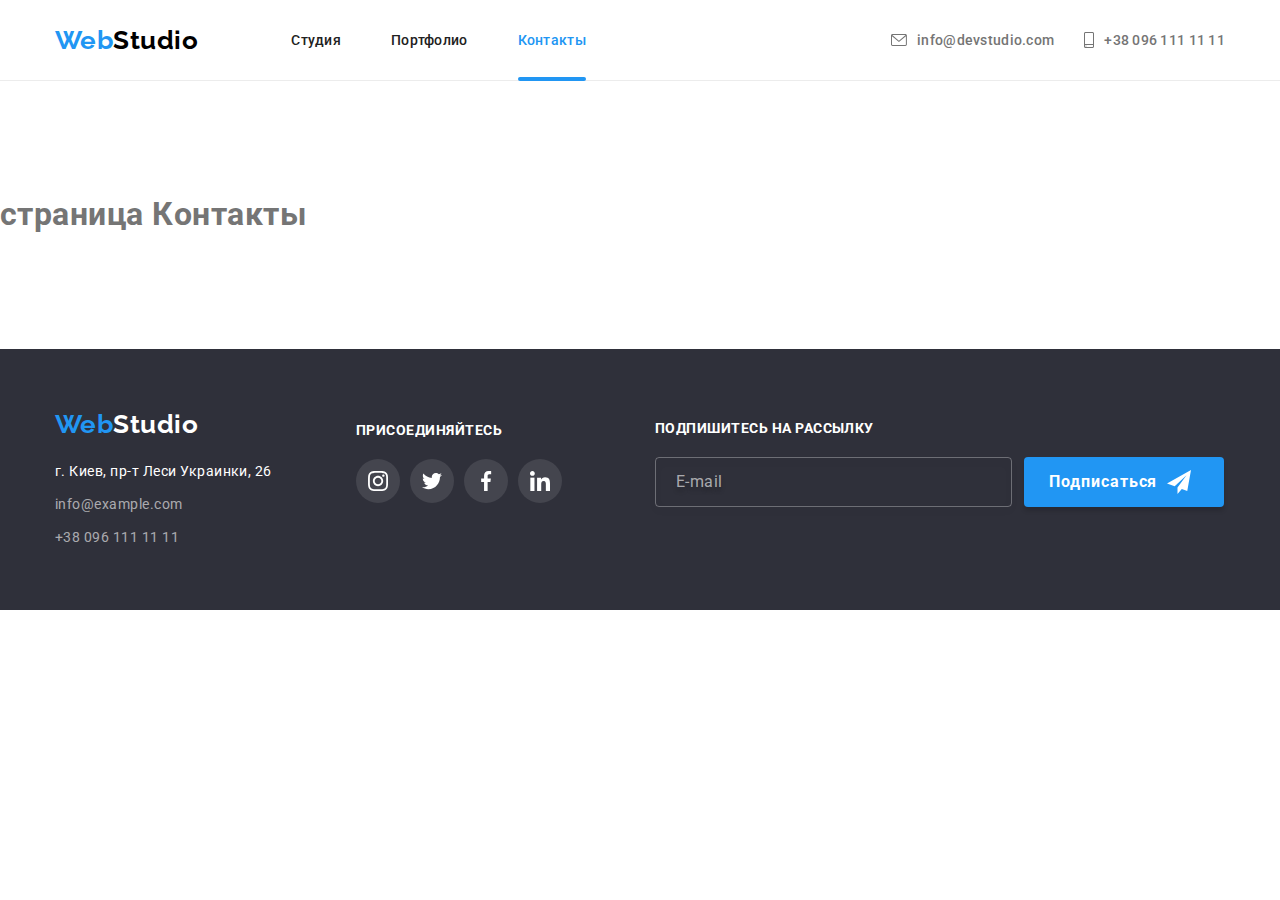
<file: contacts.html>
<!DOCTYPE html>
<html lang="en">
<head>
    <meta charset="UTF-8">
    <meta name="viewport" content="width=device-width, initial-scale=1.0">
    <title>WebStudio</title>
    <link rel="preconnect" href="https://fonts.gstatic.com">
    <link href="https://fonts.googleapis.com/css2?family=Raleway:wght@700&family=Roboto:wght@400;500;700;900&display=swap"
        rel="stylesheet">
    <link rel="stylesheet" href="https://cdnjs.cloudflare.com/ajax/libs/modern-normalize/1.0.0/modern-normalize.min.css">
    <link rel="stylesheet" href="./css/main.min.css">
</head>
<body>
    <!-- Шапка страницы -->
    <header class="header">
        <!-- Главная навигация -->
        <div class="container">
            <nav class="navigation">
                <!-- Логотип, всегда ссылка -->
                <a href="./index.html" aria-label="логотип сайта" class="logo"><span
                        class="logo-accent">Web</span>Studio</a>
                <button type="button" class="menu-btn" aria-controls="menu-container" aria-expanded="false"
                    data-menu-button>
                    <svg width="40" height="40" aria-label="Переключатель мобильного меню">
                        <use class="icon-cross" href="./images/svg/sprite.svg#icon-cross"></use>
                        <use class="icon-menu" href="./images/svg/sprite.svg#icon-menu"></use>
                    </svg>
                </button>
                <div class="menu-container" id="menu-container" data-menu>
                    <ul class="site-nav list">
                        <li class="item">
                            <a href="./index.html" class="link">Студия</a>
                        </li>
                        <li class="item">
                            <a href="./portfolio.html" class="link">Портфолио</a>
                        </li>
                        <li class="item">
                            <a href="./contacts.html" class="link current">Контакты</a>
                        </li>
                    </ul>
                    <address>
                        <ul class="contacts-nav list">
                            <li class="item">
                                <a href="mailto:info@devstudio.com" class="link link-contact">
                                    <svg class="mail-icon">
                                        <use href="./images/svg/sprite.svg#icon-envelope"></use>
                                    </svg>info@devstudio.com</a>
                            </li>
                            <li class="item">
                                <a href="tel:+380961111111" class="link link-contact">
                                    <svg class="tel-icon">
                                        <use href="./images/svg/sprite.svg#icon-smartphone"></use>
                                    </svg>+38 096 111 11 11</a>
                            </li>
                        </ul>
                    </address>
                </div>
            </nav>
        </div>
    </header>
    <main>
        <section>
            <h1>страница Контакты</h1>
        </section>
    </main>
    <!-- Подвал -->
    <footer class="footer">
        <!-- Логотип, всегда ссылка -->
        <div class="container">
            <div class="thumb">
                <div class="address">
                    <a href="./index.html" aria-label="логотип сайта" class="logo inverse"><span
                            class="logo-accent">Web</span>Studio</a>
                    <!-- Контакты -->
                    <address>
                        <ul class="list">
                            <li class="item"><a href="https://goo.gl/maps/KZqqGX3hnb8J8rTS9" class="link" target="_blank"
                                    rel="noreferrer noopener">г.
                                    Киев, пр-т Леси Украинки, 26</a></li>
                            <li class="item"><a href="mailto:info@example.com" class="link">info@example.com</a></li>
                            <li class="item"><a href="tel:+380961111111" class="link">+38 096 111 11 11</a></li>
                        </ul>
                    </address>
                </div>
                <div class="social-media">
                    <b>присоединяйтесь</b>
                    <ul class="list social-list">
                        <li class="social-item">
                            <a class="link" href="">
                                <svg class="social-icon">
                                    <use href="./images/svg/sprite.svg#icon-instagram"></use>
                                </svg>
                            </a>
                        </li>
                        <li class="social-item">
                            <a class="link" href="">
                                <svg class="social-icon">
                                    <use href="./images/svg/sprite.svg#icon-twitter"></use>
                                </svg>
                            </a>
                        </li>
                        <li class="social-item">
                            <a class="link" href="">
                                <svg class="social-icon">
                                    <use href="./images/svg/sprite.svg#icon-facebook"></use>
                                </svg>
                            </a>
                        </li>
                        <li class="social-item">
                            <a class="link" href="">
                                <svg class="social-icon">
                                    <use href="./images/svg/sprite.svg#icon-linkedin"></use>
                                </svg>
                            </a>
                        </li>
                    </ul>
                </div>
            </div>
            <div class="subscription">
                <b>Подпишитесь на рассылку</b>
                <form class="subscription-form">
                    <input type="email" name="mail-subscription" id="mail-subscription" placeholder=" "
                        class="subscription-input">
                    <label for="mail-subscription" class="subscription-label">E-mail</label>
                    <button type="submit" class="button">Подписаться<svg class="subscription-icon">
                            <use href="./images/svg/sprite.svg#icon-send"></use>
                        </svg>
                    </button>
                </form>
            </div>
        </div>
    </footer>
    <script src="./js/menu.js"></script>
</body>
</html>
</file>
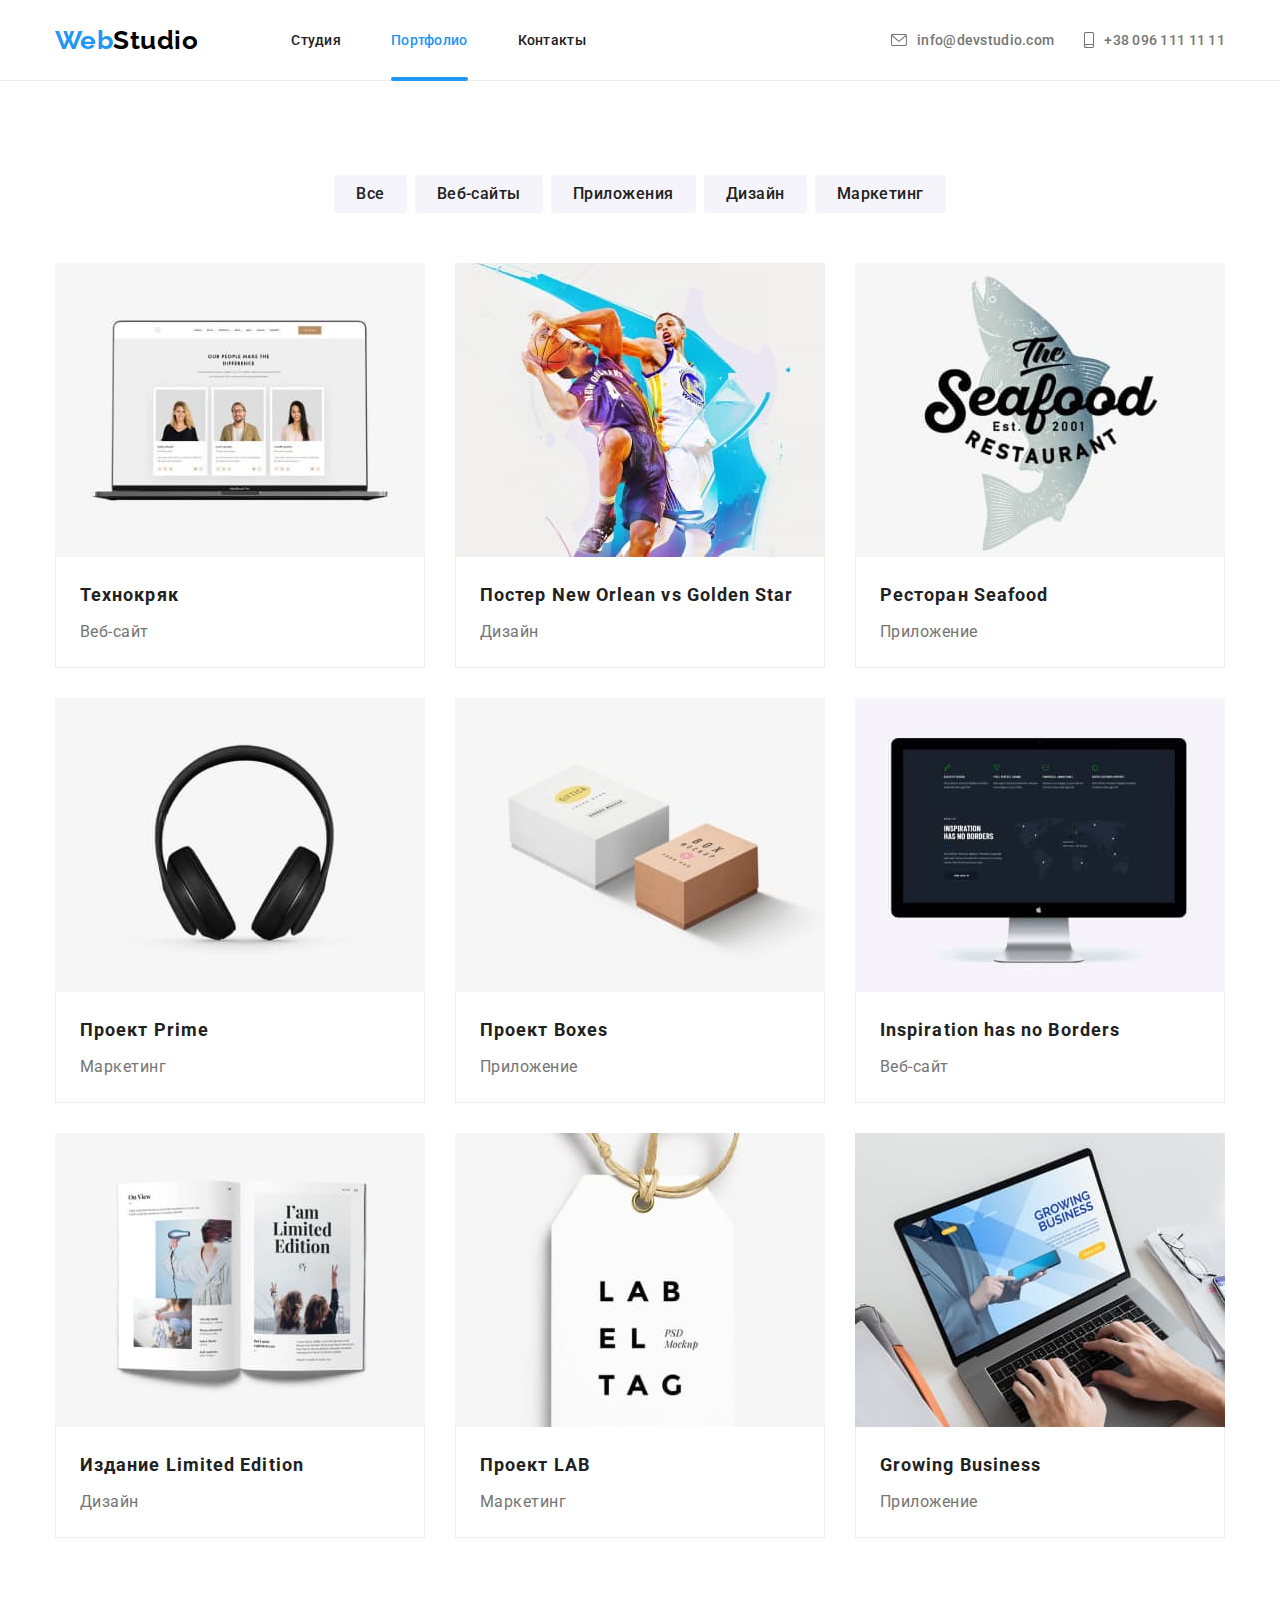
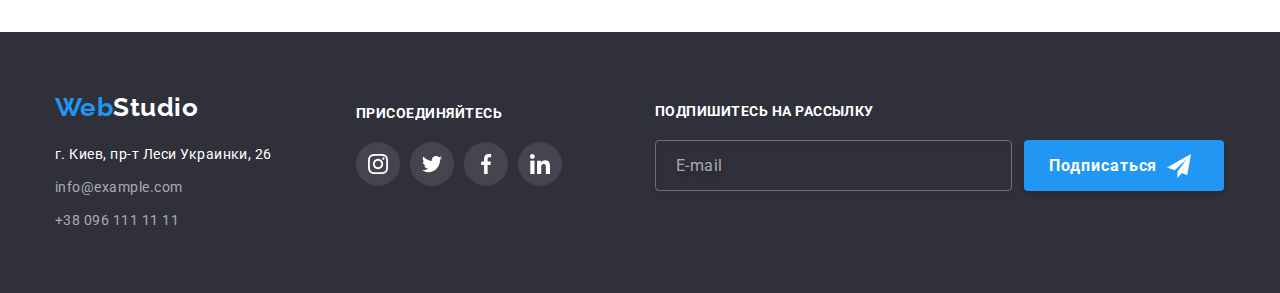
<file: portfolio.html>
<!-- Портфолио -->
<!DOCTYPE html>
<html lang="en">
<head>
    <meta charset="UTF-8">
    <meta name="viewport" content="width=device-width, initial-scale=1.0">
    <title>WebStudio</title>
    <link rel="preconnect" href="https://fonts.gstatic.com">
    <link href="https://fonts.googleapis.com/css2?family=Raleway:wght@700&family=Roboto:wght@400;500;700;900&display=swap"
        rel="stylesheet">
    <link rel="stylesheet" href="https://cdnjs.cloudflare.com/ajax/libs/modern-normalize/1.0.0/modern-normalize.min.css">
    <link rel="stylesheet" href="./css/main.min.css">
</head>
<body>
    <!-- Шапка страницы -->
    <header class="header">
        <!-- Главная навигация -->
        <div class="container">
            <nav class="navigation">
                <!-- Логотип, всегда ссылка -->
                <a href="./index.html" aria-label="логотип сайта" class="logo"><span
                        class="logo-accent">Web</span>Studio</a>
                <button type="button" class="menu-btn" aria-controls="menu-container" aria-expanded="false"
                    data-menu-button>
                    <svg width="40" height="40" aria-label="Переключатель мобильного меню">
                        <use class="icon-cross" href="./images/svg/sprite.svg#icon-cross"></use>
                        <use class="icon-menu" href="./images/svg/sprite.svg#icon-menu"></use>
                    </svg>
                </button>
                <div class="menu-container" id="menu-container" data-menu>
                    <ul class="site-nav list">
                        <li class="item">
                            <a href="./index.html" class="link">Студия</a>
                        </li>
                        <li class="item">
                            <a href="./portfolio.html" class="link current">Портфолио</a>
                        </li>
                        <li class="item">
                            <a href="./contacts.html" class="link">Контакты</a>
                        </li>
                    </ul>
                    <address>
                        <ul class="contacts-nav list">
                            <li class="item">
                                <a href="mailto:info@devstudio.com" class="link link-contact">
                                    <svg class="mail-icon">
                                        <use href="./images/svg/sprite.svg#icon-envelope"></use>
                                    </svg>info@devstudio.com</a>
                            </li>
                            <li class="item">
                                <a href="tel:+380961111111" class="link link-contact">
                                    <svg class="tel-icon">
                                        <use href="./images/svg/sprite.svg#icon-smartphone"></use>
                                    </svg>+38 096 111 11 11</a>
                            </li>
                        </ul>
                    </address>
                </div>
            </nav>
        </div>
    </header>
<main class="main">
    <section>
        <div class="container">
            <h1 class="visually-hidden">страница Портфолио</h1>
            <ul class="list list-buttons">
                <li class="item"><button type="button" class="buttons">Все</button></li>
                <li class="item"><button type="button" class="buttons">Веб-сайты</button></li>
                <li class="item"><button type="button" class="buttons">Приложения</button></li>
                <li class="item"><button type="button" class="buttons">Дизайн</button></li>
                <li class="item"><button type="button" class="buttons">Маркетинг</button></li>
            </ul>
            <ul class="list portfolio-list">
                <li class="card">
                        <a class="card-link" href="">
                            <div class="overlay">
                                <picture>
                                    <source srcset="images/portfolio/desktop/img-01-1200.jpg 1x, images/portfolio/desktop/img-01-1200@2x.jpg 2x"
                                    media="(min-width: 1200px)"/>
                                    <source srcset="images/portfolio/tablet/img-01-768.jpg 1x, images/portfolio/tablet/img-01-768@2x.jpg 2x"
                                    media="(min-width: 768px)"/>
                                    <source srcset="images/portfolio/mobile/img-01-480.jpg 1x, images/portfolio/mobile/img-01-480@2x.jpg 2x"
                                    media="(max-width: 767px)"/>
                                    <img class="image" src="images/portfolio/img-01.jpg" alt="открытый ноутбук">
                                </picture>
                                <p class="overlay-content">Технокряк это современная площадка распространения коронавируса. Компании используют эту платформу для цифрового шпионажа и атак на защищённые сервера конкурентов.
                                </p>
                            </div>
                            <div class="card-content">
                                <h2 class="portfolio-list-title">Технокряк</h2>
                                <p class="portfolio-list-item">Веб-сайт</p>
                            </div>     
                        </a>
                    </li>
                    <li class="card">
                        <a class="card-link" href="">
                            <div class="overlay">
                                <picture>
                                    <source srcset="images/portfolio/desktop/img-02-1200.jpg 1x, images/portfolio/desktop/img-02-1200@2x.jpg 2x"
                                        media="(min-width: 1200px)"/>
                                    <source srcset="images/portfolio/tablet/img-02-768.jpg 1x, images/portfolio/tablet/img-02-768@2x.jpg 2x"
                                        media="(min-width: 768px)"/>
                                    <source srcset="images/portfolio/mobile/img-02-480.jpg 1x, images/portfolio/mobile/img-02-480@2x.jpg 2x"
                                        media="(max-width: 767px)"/>
                                    <img class="image" src="images/portfolio/img-02.jpg" alt="два баскетболиста и мяч">
                                </picture>
                                <p class="overlay-content">Технокряк это современная площадка распространения коронавируса. Компании используют эту
                                платформу для цифрового шпионажа и атак на защищённые сервера конкурентов.
                                </p>
                            </div>
                            <div class="card-content">
                                <h2 class="portfolio-list-title">Постер <span lang="en">New Orlean vs Golden Star</span></h2>
                                <p class="portfolio-list-item">Дизайн</p>
                            </div>
                        </a>
                    </li>
                    <li class="card">
                        <a class="card-link" href="">
                            <div class="overlay">
                                <picture>
                                    <source srcset="images/portfolio/desktop/img-03-1200.jpg 1x, images/portfolio/desktop/img-03-1200@2x.jpg 2x"
                                        media="(min-width: 1200px)" />
                                    <source srcset="images/portfolio/tablet/img-03-768.jpg 1x, images/portfolio/tablet/img-03-768@2x.jpg 2x"
                                        media="(min-width: 768px)" />
                                    <source srcset="images/portfolio/mobile/img-03-480.jpg 1x, images/portfolio/mobile/img-03-480@2x.jpg 2x"
                                        media="(max-width: 767px)" />
                                    <img class="image" src="images/portfolio/img-03.jpg" alt="рыба логотип ресторана">
                                </picture>
                                <p class="overlay-content">Технокряк это современная площадка распространения коронавируса. Компании используют эту
                                платформу для цифрового шпионажа и атак на защищённые сервера конкурентов.
                                </p>
                            </div>
                            <div class="card-content">
                                <h2 class="portfolio-list-title">Ресторан <span lang="en">Seafood</span></h2>
                                <p class="portfolio-list-item">Приложение</p>
                            </div>
                        </a>
                    </li>
                    <li class="card">
                        <a class="card-link" href="">
                            <div class="overlay">
                                <picture>
                                    <source srcset="images/portfolio/desktop/img-04-1200.jpg 1x, images/portfolio/desktop/img-04-1200@2x.jpg 2x"
                                        media="(min-width: 1200px)" />
                                    <source srcset="images/portfolio/tablet/img-04-768.jpg 1x, images/portfolio/tablet/img-04-768@2x.jpg 2x"
                                        media="(min-width: 768px)" />
                                    <source srcset="images/portfolio/mobile/img-04-480.jpg 1x, images/portfolio/mobile/img-04-480@2x.jpg 2x"
                                        media="(max-width: 767px)" />
                                    <img class="image" src="images/portfolio/img-04.jpg" alt="наушники">
                                </picture>
                                <p class="overlay-content">Технокряк это современная площадка распространения коронавируса. Компании используют эту
                                платформу для цифрового шпионажа и атак на защищённые сервера конкурентов.
                                </p>
                            </div>
                            <div class="card-content">
                                <h2 class="portfolio-list-title">Проект <span lang="en">Prime</span></h2>
                                <p class="portfolio-list-item">Маркетинг</p>
                            </div>
                        </a>
                    </li>
                    <li class="card">
                        <a class="card-link" href="">
                            <div class="overlay">
                                <picture>
                                    <source srcset="images/portfolio/desktop/img-05-1200.jpg 1x, images/portfolio/desktop/img-05-1200@2x.jpg 2x"
                                        media="(min-width: 1200px)" />
                                    <source srcset="images/portfolio/tablet/img-05-768.jpg 1x, images/portfolio/tablet/img-05-768@2x.jpg 2x"
                                        media="(min-width: 768px)" />
                                    <source srcset="images/portfolio/mobile/img-05-480.jpg 1x, images/portfolio/mobile/img-05-480@2x.jpg 2x"
                                        media="(max-width: 767px)" />
                                    <img class="image" src="images/portfolio/img-05.jpg" alt="две коробки">
                                </picture>
                                <p class="overlay-content">Технокряк это современная площадка распространения коронавируса. Компании используют эту платформу для цифрового шпионажа и атак на защищённые сервера конкурентов.
                                </p>
                            </div>
                            <div class="card-content">
                                <h2 class="portfolio-list-title">Проект <span lang="en">Boxes</span></h2>
                                <p class="portfolio-list-item">Приложение</p>
                            </div>
                        </a>
                    </li>
                    <li class="card">
                        <a class="card-link" href="">
                            <div class="overlay">
                                <picture>
                                    <source srcset="images/portfolio/desktop/img-06-1200.jpg 1x, images/portfolio/desktop/img-06-1200@2x.jpg 2x"
                                        media="(min-width: 1200px)" />
                                    <source srcset="images/portfolio/tablet/img-06-768.jpg 1x, images/portfolio/tablet/img-06-768@2x.jpg 2x"
                                        media="(min-width: 768px)" />
                                    <source srcset="images/portfolio/mobile/img-06-480.jpg 1x, images/portfolio/mobile/img-06-480@2x.jpg 2x"
                                        media="(max-width: 767px)" />
                                    <img class="image" src="images/portfolio/img-06.jpg" alt="монитор компьютера">
                                </picture>
                                <p class="overlay-content">Технокряк это современная площадка распространения коронавируса. Компании используют эту платформу для цифрового шпионажа и атак на защищённые сервера конкурентов.
                                </p>
                            </div>
                            <div class="card-content">
                                <h2 class="portfolio-list-title" lang="en">Inspiration has no Borders</h2>
                                <p class="portfolio-list-item">Веб-сайт</p>
                            </div>
                        </a>
                    </li>
                    <li class="card">
                        <a class="card-link" href="">
                            <div class="overlay">
                                <picture>
                                    <source srcset="images/portfolio/desktop/img-07-1200.jpg 1x, images/portfolio/desktop/img-07-1200@2x.jpg 2x"
                                        media="(min-width: 1200px)" />
                                    <source srcset="images/portfolio/tablet/img-07-768.jpg 1x, images/portfolio/tablet/img-07-768@2x.jpg 2x"
                                        media="(min-width: 768px)" />
                                    <source srcset="images/portfolio/mobile/img-07-480.jpg 1x, images/portfolio/mobile/img-07-480@2x.jpg 2x"
                                        media="(max-width: 767px)" />
                                    <img class="image" src="images/portfolio/img-07.jpg" alt="развернутый журнал">
                                </picture>
                                <p class="overlay-content">Технокряк это современная площадка распространения коронавируса. Компании используют эту платформу для цифрового шпионажа и атак на защищённые сервера конкурентов.
                                </p>
                            </div>
                            <div class="card-content">
                                <h2 class="portfolio-list-title">Издание <span lang="en">Limited Edition</span></h2>
                                <p class="portfolio-list-item">Дизайн</p>
                            </div>
                        </a>
                    </li>
                    <li class="card">
                        <a class="card-link" href="">
                            <div class="overlay">
                                <picture>
                                    <source srcset="images/portfolio/desktop/img-08-1200.jpg 1x, images/portfolio/desktop/img-08-1200@2x.jpg 2x"
                                        media="(min-width: 1200px)" />
                                    <source srcset="images/portfolio/tablet/img-08-768.jpg 1x, images/portfolio/tablet/img-08-768@2x.jpg 2x"
                                        media="(min-width: 768px)" />
                                    <source srcset="images/portfolio/mobile/img-08-480.jpg 1x, images/portfolio/mobile/img-08-480@2x.jpg 2x"
                                        media="(max-width: 767px)" />
                                    <img class="image" src="images/portfolio/img-08.jpg" alt="ярлык на веревочке">
                                </picture>
                                <p class="overlay-content">Технокряк это современная площадка распространения коронавируса. Компании используют эту платформу для цифрового шпионажа и атак на защищённые сервера конкурентов.
                                </p>
                            </div>
                            <div class="card-content">
                                <h2 class="portfolio-list-title">Проект <span lang="en">LAB</span></h2>
                                <p class="portfolio-list-item">Маркетинг</p>
                            </div>
                        </a>
                    </li>
                    <li class="card">
                        <a class="card-link" href="">
                            <div class="overlay">
                                <picture>
                                    <source srcset="images/portfolio/desktop/img-09-1200.jpg 1x, images/portfolio/desktop/img-09-1200@2x.jpg 2x"
                                        media="(min-width: 1200px)" />
                                    <source srcset="images/portfolio/tablet/img-09-768.jpg 1x, images/portfolio/tablet/img-09-768@2x.jpg 2x"
                                        media="(min-width: 768px)" />
                                    <source srcset="images/portfolio/mobile/img-09-480.jpg 1x, images/portfolio/mobile/img-09-480@2x.jpg 2x"
                                        media="(max-width: 767px)" />
                                    <img class="image" src="images/portfolio/img-09.jpg" alt="чьи-то руки печатают на ноутбуке">
                                </picture>
                                <p class="overlay-content">Технокряк это современная площадка распространения коронавируса. Компании используют эту платформу для цифрового шпионажа и атак на защищённые сервера конкурентов.
                                </p>
                            </div>
                            <div class="card-content">
                                <h2 class="portfolio-list-title" lang="en">Growing Business</h2>
                                <p class="portfolio-list-item">Приложение</p>
                            </div>        
                        </a>
                    </li>
            </ul>
        </div>
    </section>
</main>
    <!-- Подвал -->
    <footer class="footer">
        <!-- Логотип, всегда ссылка -->
        <div class="container">
            <div class="thumb">
                <div class="address">
                    <a href="./index.html" aria-label="логотип сайта" class="logo inverse"><span
                            class="logo-accent">Web</span>Studio</a>
                    <!-- Контакты -->
                    <address>
                        <ul class="list">
                            <li class="item"><a href="https://goo.gl/maps/KZqqGX3hnb8J8rTS9" class="link" target="_blank"
                                    rel="noreferrer noopener">г.
                                    Киев, пр-т Леси Украинки, 26</a></li>
                            <li class="item"><a href="mailto:info@example.com" class="link">info@example.com</a></li>
                            <li class="item"><a href="tel:+380961111111" class="link">+38 096 111 11 11</a></li>
                        </ul>
                    </address>
                </div>
                <div class="social-media">
                    <b>присоединяйтесь</b>
                    <ul class="list social-list">
                        <li class="social-item">
                            <a class="link" href="">
                                <svg class="social-icon">
                                    <use href="./images/svg/sprite.svg#icon-instagram"></use>
                                </svg>
                            </a>
                        </li>
                        <li class="social-item">
                            <a class="link" href="">
                                <svg class="social-icon">
                                    <use href="./images/svg/sprite.svg#icon-twitter"></use>
                                </svg>
                            </a>
                        </li>
                        <li class="social-item">
                            <a class="link" href="">
                                <svg class="social-icon">
                                    <use href="./images/svg/sprite.svg#icon-facebook"></use>
                                </svg>
                            </a>
                        </li>
                        <li class="social-item">
                            <a class="link" href="">
                                <svg class="social-icon">
                                    <use href="./images/svg/sprite.svg#icon-linkedin"></use>
                                </svg>
                            </a>
                        </li>
                    </ul>
                </div>
            </div>
            <div class="subscription">
                <b>Подпишитесь на рассылку</b>
                <form class="subscription-form">
                    <input type="email" name="mail-subscription" id="mail-subscription" placeholder=" "
                        class="subscription-input">
                    <label for="mail-subscription" class="subscription-label">E-mail</label>
                    <button type="submit" class="button">Подписаться<svg class="subscription-icon">
                            <use href="./images/svg/sprite.svg#icon-send"></use>
                        </svg>
                    </button>
                </form>
            </div>
        </div>
    </footer>
    <script src="./js/menu.js"></script>
</body>
</html>
</file>
<file: css/main.min.css>
.visually-hidden{position:absolute;width:1px;height:1px;margin:-1px;border:0;padding:0;white-space:nowrap;clip-path:inset(100%);clip:rect(0 0 0 0);overflow:hidden}:root{--primary-text-color: #757575;--title-text-color: #212121;--accent-color: #2196f3;--title-color: #ffffff;--footer-text-color: rgba(255, 255, 255, 0.6);--bcg-secondary-color: #2f303a;--bcg-primary-color: #f5f4fa;--svg-color: #afb1b8;--card-set-gap: 30px;--timing-function: cubic-bezier(0.4, 0, 0.2, 1)}body{background-color:var(--title-color);color:var(--primary-text-color);scroll-behavior:smooth;font-family:'Roboto', sans-serif;letter-spacing:0.03em}body.modal-open{overflow:hidden}address{font-style:normal}img{max-width:100%;display:block;height:auto}p{margin:0}section{padding-top:60px;padding-bottom:60px}@media screen and (min-width: 1200px){section{padding-top:94px;padding-bottom:94px}}header{background-color:var(--title-color);border-bottom:1px solid #ececec}.list{margin:0;padding:0;list-style:none}.container{padding-right:15px;padding-left:15px;margin-left:auto;margin-right:auto}@media screen and (min-width: 480px){.container{max-width:480px}}@media screen and (min-width: 768px){.container{max-width:768px}}@media screen and (min-width: 1200px){.container{max-width:1200px}}.logo{color:#000000;text-decoration:none;font-family:'Raleway', sans-serif;font-size:24px;font-weight:700;line-height:1.167}.logo-accent{color:var(--accent-color)}.menu-container{text-align:center}@media screen and (max-width: 767px){.menu-container{padding-top:60px;padding-bottom:60px;background-color:var(--title-color);box-shadow:0px 4px 8px rgba(0,0,0,0.04),0px 2px 4px rgba(0,0,0,0.08),0px 1px 3px rgba(0,0,0,0.16);display:none;position:absolute;top:100%;left:0;width:100%;z-index:1}.menu-container.is-open{display:block}}.header{position:relative}.menu-btn{display:inline-flex;margin:0;padding:0;border:none;background-color:transparent}@media screen and (min-width: 768px){.menu-btn{display:none}}.menu-btn .icon-cross{display:none}.menu-btn.is-open .icon-cross{display:block}.menu-btn.is-open .icon-menu{display:none}.site-nav a,.contacts-nav a{display:inline-flex;font-size:18px;font-weight:500;line-height:1.167;letter-spacing:0.02em;text-decoration:none}.current{position:relative}.link.current::after{display:block;content:'';position:absolute;left:0;bottom:-8px;background-color:var(--accent-color);width:100%;height:4px;border-radius:2px}.site-nav .link{color:var(--title-text-color)}.site-nav .link:hover,.site-nav .link:focus,.site-nav .link.current{color:var(--accent-color)}.contacts-nav .link{color:var(--primary-text-color)}.contacts-nav .link:hover,.contacts-nav .link:focus{color:var(--accent-color)}.contacts-nav .link,.site-nav .link,.footer .link{transition:color 250ms var(--timing-function)}.navigation{display:flex;justify-content:space-between;align-items:center}.link-contact{align-items:center}.mail-icon,.tel-icon{width:14px;height:10px;fill:currentColor;margin-right:10px}.tel-icon{width:10px;height:14px}@media screen and (max-width: 767px){.navigation{padding-top:10px;padding-bottom:10px}.site-nav{margin-bottom:65px}.site-nav .item:not(:last-child){margin-bottom:44px}.contacts-nav .item:not(:last-child){margin-bottom:16px}}@media screen and (min-width: 768px){.menu-container{display:flex;justify-content:space-between;align-items:center;flex-basis:100%}.site-nav a{display:block;font-size:14px;font-weight:500;line-height:1.143;padding-top:32px;padding-bottom:32px}.contacts-nav a{font-size:12px;font-weight:500;line-height:1.167;padding:5px 0}.link.current::after{bottom:-1px}.site-nav{display:flex;margin-left:88px}.site-nav .item+.item{margin-left:50px}.contacts-nav{text-align:left}}@media screen and (min-width: 1200px){.logo{font-size:26px;font-weight:700;line-height:1.192}.contacts-nav a{font-size:14px;font-weight:500;line-height:1.143}.contacts-nav a{padding:32px 0}.site-nav{margin-left:93px}.contacts-nav{display:flex;align-items:center}.contacts-nav .item+.item{margin-left:30px}.mail-icon,.tel-icon{width:16px;height:12px}.tel-icon{width:10px;height:16px}}.logo.inverse{display:inline-block;color:var(--title-color);font-family:'Raleway', sans-serif;font-size:24px;font-weight:700;line-height:1.167;margin-bottom:20px}.footer{text-align:center;background-color:var(--bcg-secondary-color);padding-top:60px;padding-bottom:60px}.footer .link{color:var(--footer-text-color);text-decoration:none;font-size:14px;font-weight:400;line-height:1.714}.footer .link:hover,.footer .link:focus{color:var(--accent-color)}.footer a[href="https://goo.gl/maps/KZqqGX3hnb8J8rTS9"]{color:var(--title-color)}.address .item:not(:last-child){margin-bottom:8px}b{font-size:14px;font-weight:700;line-height:1.143;text-transform:uppercase;color:var(--title-color)}.social-media .link{background-color:rgba(255,255,255,0.1)}.social-media .social-icon{fill:var(--title-color)}.social-media .social-list{margin-top:20px}.subscription-form{position:relative;margin-top:20px}.subscription-form .button{display:flex;align-items:center;text-align:center}.subscription-input{font:inherit;margin:0;padding:15px;padding-left:16px;width:100%;border:1px solid rgba(255,255,255,0.3);filter:drop-shadow(0px 4px 4px rgba(0,0,0,0.15));border-radius:4px;background-color:transparent;color:var(--title-color)}.subscription-label{position:absolute;top:25px;left:16px;transform:translateY(-50%);padding-left:5px;padding-right:5px;font-size:16px;font-weight:400;line-height:1.25;transition:transform 250ms var(--timing-function);color:var(--footer-text-color);text-shadow:0px 4px 4px rgba(0,0,0,0.25)}.subscription-input:focus+.subscription-label,.subscription-input:not(:placeholder-shown)+.subscription-label{transform:translateY(-35px);background-color:var(--bcg-secondary-color)}.subscription-icon{width:24px;height:24px;margin-left:10px}@media screen and (max-width: 767px){.social-media{margin-top:60px}}@media screen and (min-width: 768px){.thumb{display:flex;justify-content:space-around}.subscription-form{width:450px;margin-left:auto;margin-right:auto}}@media screen and (max-width: 1199px){.subscription{margin-top:60px}.subscription-form .button{margin-top:20px;margin-right:auto;margin-left:auto}}@media screen and (min-width: 1200px){.logo.inverse{font-size:26px;font-weight:700;line-height:1.192}.footer{margin-left:auto;margin-right:auto;text-align:initial}.footer .container{display:flex;align-items:baseline}.address .item:not(:last-child){margin-bottom:9px}.address .list{padding-right:14px}.social-media{margin-left:70px;margin-top:12px}.subscription{margin-left:93px}.subscription-form{display:flex;width:569px}.subscription-form .button{margin-left:12px}.subscription-input{padding-left:20px}.subscription-label{top:50%;left:16px}}.hero{background-color:var(--bcg-secondary-color);background-image:linear-gradient(to right, rgba(47,48,58,0.4), rgba(47,48,58,0.4)),url("../images/hero/img-bg-480.jpg");background-repeat:no-repeat;background-size:cover;text-align:center;padding:118px 30px}@media screen and (min-device-pixel-ratio: 2), screen and (min-resolution: 192dpi), screen and (min-resolution: 2dppx){.hero{background-image:linear-gradient(to right, rgba(47,48,58,0.4), rgba(47,48,58,0.4)),url("../images/hero/img-bg-480@2x.jpg")}}.hero-title{margin:0;margin-bottom:30px;color:var(--title-color);font-size:26px;font-weight:900;line-height:1.615;letter-spacing:0.06em;text-transform:uppercase}@media screen and (min-width: 768px){.hero{background-image:linear-gradient(to right, rgba(47,48,58,0.4), rgba(47,48,58,0.4)),url("../images/hero/img-bg-768.jpg")}}@media screen and (min-device-pixel-ratio: 2) and (min-width: 768px), screen and (min-resolution: 192dpi) and (min-width: 768px), screen and (min-resolution: 2dppx) and (min-width: 768px){.hero{background-image:linear-gradient(to right, rgba(47,48,58,0.4), rgba(47,48,58,0.4)),url("../images/hero/img-bg-768@2x.jpg")}}@media screen and (min-width: 1200px){.hero{background-image:linear-gradient(to right, rgba(47,48,58,0.4), rgba(47,48,58,0.4)),url("../images/hero/img-bg-1200.jpg");padding:200px 100px;max-width:1600px}.hero-title{font-size:44px;font-weight:900;line-height:1.364}}@media screen and (min-device-pixel-ratio: 2) and (min-width: 1200px), screen and (min-resolution: 192dpi) and (min-width: 1200px), screen and (min-resolution: 2dppx) and (min-width: 1200px){.hero{background-image:linear-gradient(to right, rgba(47,48,58,0.4), rgba(47,48,58,0.4)),url("../images/hero/img-bg-1200@2x.jpg")}}.button{min-width:200px;min-height:50px;background-color:var(--accent-color);color:var(--title-color);font-family:'Roboto', sans-serif;font-weight:700;font-size:16px;line-height:1.875;letter-spacing:0.06em;box-shadow:0px 4px 4px rgba(0,0,0,0.15);border-radius:4px;border:none;padding:10px 25px}.button:hover,.button:focus{cursor:pointer}.backdrop{position:fixed;top:0;left:0;width:100%;height:100%;background-color:rgba(0,0,0,0.2);opacity:1;visibility:visible;transition:opacity 400ms ease-in-out, visibility 400ms ease-in-out;overflow-y:scroll}.backdrop.is-hidden{visibility:hidden;opacity:0;pointer-events:none}.modal{position:absolute;top:50%;left:50%;transform:translate(-50%, -50%) scale(1) rotate(0);width:90%;min-height:609px;box-shadow:0px 1px 3px rgba(0,0,0,0.12),0px 1px 1px rgba(0,0,0,0.14),0px 2px 1px rgba(0,0,0,0.2);border-radius:4px;transition:transform 400ms ease-in-out;padding:40px}@media screen and (max-width: 350px){.modal{top:60%}}@media (max-width: 850px) and (orientation: landscape){.modal{top:90%}}@media screen and (min-width: 480px){.modal{width:450px}}.backdrop.is-hidden .modal{transform:translate(100%, -100%) scale(0.2) rotate(115deg)}.modal>b{display:block;color:var(--title-text-color);font-size:20px;line-height:1.5;text-align:center;text-transform:none;margin-bottom:30px}.modal-form{display:flex;flex-direction:column}.form-field{position:relative;margin-bottom:28px}.form-field:nth-child(4){margin-bottom:20px}.form-field:hover{cursor:pointer}.form-label{position:absolute;top:50%;left:42px;transform:translateY(-50%);font-size:12px;font-weight:400;line-height:1.167;letter-spacing:0.01em;transition:transform 250ms var(--timing-function)}.form-label.comment{top:10px;left:16px}.form-label:hover{cursor:pointer}.form-comment,.form-input{width:100%;border:1px solid rgba(33,33,33,0.2);border-radius:4px}.form-comment:focus,.form-input:focus{outline:none;border-color:var(--accent-color)}.form-comment:hover,.form-input:hover,.form-comment:focus,.form-input:focus{cursor:pointer}.form-comment{display:block;height:120px;resize:none;padding:15px 16px;transition:border-color 250ms var(--timing-function)}.form-comment::placeholder{font-size:12px;font-weight:400;line-height:1.167;letter-spacing:0.01em;color:rgba(117,117,117,0.5)}.form-comment:focus+.form-label,.form-comment:not(:placeholder-shown)+.form-label{transform:translate(-16px, -27px)}.form-input{height:40px;padding:12px 42px;transition:border-color 250ms var(--timing-function)}.form-input:focus+.form-label,.form-input:not(:placeholder-shown)+.form-label{transform:translate(-42px, -37px)}.form-icon{width:18px;height:18px;position:absolute;top:50%;left:12px;transform:translateY(-50%);transition:fill 250ms var(--timing-function)}.form-input:focus ~ .form-icon,.form-input:hover ~ .form-icon,.form-icon:hover{fill:var(--accent-color)}.form-policy-text{font-size:12px;font-weight:400;line-height:1.167}.form-policy-text:hover{cursor:pointer}.form-policy-text>a{color:var(--accent-color);text-decoration-skip-ink:none}.form-policy-text::before{content:'';display:inline-block;width:15px;height:15px;margin-right:6px;border:2px solid var(--title-text-color);border-radius:2px;box-shadow:0px 4px 4px rgba(0,0,0,0.25)}.form-checkbox:checked+.form-policy-text::before{background-color:var(--accent-color);background-image:url(../images/svg/icon-check.svg);background-size:contain;background-origin:border-box;border-radius:2px;box-shadow:0px 4px 4px rgba(0,0,0,0.25);border:1px solid var(--accent-color)}.form-checkbox:focus+.form-policy-text::before{border-radius:2px;box-shadow:0px 4px 4px rgba(0,0,0,0.25);border:2px solid var(--accent-color)}.form-btn{width:200px;margin:30px auto 0}.close-btn,.modal{background-color:var(--title-color)}.close-btn{position:absolute;top:8px;right:8px;display:flex;justify-content:center;align-items:center;width:30px;height:30px;cursor:pointer;border:1px solid rgba(0,0,0,0.1);border-radius:50%;box-shadow:0px 1px 3px rgba(0,0,0,0.12),0px 1px 1px rgba(0,0,0,0.14),0px 2px 1px rgba(0,0,0,0.2)}.close{width:11px;height:11px;fill:#000000;transition:fill 250ms var(--timing-function)}.close-btn:hover .close,.close-btn:focus .close{fill:var(--accent-color)}@media screen and (min-width: 1200px){.modal{width:528px;min-height:581px}>b{font-size:20px;line-height:1.15}.form-policy-text{font-size:14px;font-weight:400;line-height:1.714}.form-policy-text::before{width:16px;height:16px;margin-right:8px}}.features-bcg-icon{height:120px;background-color:var(--bcg-primary-color);margin-bottom:30px;border-radius:4px;display:flex;justify-content:center;align-items:center}.features-icon{width:70px;height:70px}.features-title{color:var(--title-text-color);font-size:14px;font-weight:700;line-height:1.143;text-transform:uppercase;text-align:center;margin-top:0;margin-bottom:10px}.features-description{font-size:14px;font-weight:400;line-height:1.714;margin-top:0}@media screen and (max-width: 767px){.features-item:not(:last-child){margin-bottom:30px}}@media screen and (min-width: 768px){.features .list{display:flex}}@media screen and (min-width: 768px) and (max-width: 1199px){.features .list{flex-wrap:wrap;margin:-15px}.features-item{flex-basis:calc((100% - 2 * 30px) / 2);margin:15px}}@media screen and (min-width: 1200px){.features-item{width:270px}.features-item:not(:last-child){margin-right:30px}}.about-title{color:var(--title-text-color);font-size:36px;font-weight:700;line-height:1.167;text-align:center;margin-top:0;margin-bottom:50px}.about .list{display:flex}.about-item{position:relative}.about-item+.about-item{margin-left:30px}.about-item>p{position:absolute;bottom:0;width:100%;color:var(--title-color);background:rgba(47,48,58,0.8);font-weight:700;font-size:14px;line-height:1.143;text-align:center;text-transform:uppercase;padding-top:27px;padding-bottom:27px;margin:0}.about{display:none}@media screen and (min-width: 1200px){.about{display:block}.about.container{padding-top:0}}.team{margin-left:auto;margin-right:auto;background-color:var(--bcg-primary-color)}.team-title{color:var(--title-text-color);font-size:28px;font-weight:700;line-height:1.179;text-align:center;margin:0}.team-item{background-color:var(--title-color);box-shadow:0px 1px 3px rgba(0,0,0,0.12),0px 1px 1px rgba(0,0,0,0.14),0px 2px 1px rgba(0,0,0,0.2);border-radius:0px 0px 4px 4px;text-align:center;margin-top:30px}.team-item-content{padding:30px 32px 24px}.team-item-title{color:var(--title-text-color);font-size:16px;font-weight:500;line-height:1.188;margin:0}.team-item-description{font-size:16px;font-weight:400;line-height:1.188;margin-top:10px;margin-bottom:0}.social-list{display:flex;justify-content:center;margin-top:16px}.social-item>.link{display:flex;justify-content:center;align-items:center;width:44px;height:44px;border-radius:50%;transition:background-color 250ms var(--timing-function)}.social-item>.link:hover,.social-item>.link:focus{background-color:var(--accent-color)}.social-item:not(:last-child){margin-right:10px}.social-icon{width:20px;height:20px;transition:fill 250ms var(--timing-function)}.social-item>.link:hover .social-icon,.social-item>.link:focus .social-icon{fill:#ffffff}.icon{fill:var(--svg-color)}@media screen and (min-width: 768px){.list.team{display:flex}}@media screen and (min-width: 768px) and (max-width: 1199px){.team-title{margin-bottom:30px}.list.team{flex-wrap:wrap;margin:-15px}.team-item{flex-basis:calc((100% - 2 * 30px) / 2);margin:15px}}@media screen and (min-width: 1200px){.list.team{justify-content:space-between}.team-title{font-size:36px;font-weight:700;line-height:1.167}.team-item{width:270px;margin-top:50px}.team-item-content{padding:30px 32px}}.customers-title{color:var(--title-text-color);font-size:28px;font-weight:700;line-height:1.179;text-align:center;margin-top:0;margin-bottom:30px}.customers{display:flex;flex-wrap:wrap;margin:-15px}.customer-item{flex-basis:calc((100% - 2 * 30px) / 2);margin:15px}.customer-link{height:90px;border:1px solid var(--svg-color);border-radius:4px;display:flex;justify-content:center;align-items:center;transition:border-color 250ms var(--timing-function)}.customer-link:hover,.customer-link:focus{border-color:var(--accent-color)}.customer-icon{transition:fill 250ms var(--timing-function)}.customer-link:hover .customer-icon,.customer-link:focus .customer-icon{fill:var(--accent-color)}@media screen and (min-width: 768px){.customer-item{flex-basis:calc((100% - 3 * 30px) / 3)}}@media screen and (min-width: 1200px){.customers{display:flex;justify-content:space-between;margin:0}.customers-title{font-size:36px;font-weight:700;line-height:1.167;margin-bottom:50px}.customer-item{flex-basis:170px;margin:0}}.buttons{border-radius:4px;border:none;padding:6px 22px;background-color:var(--bcg-primary-color);color:var(--title-text-color);font-family:'Roboto', sans-serif;font-size:16px;font-weight:500;line-height:1.625;text-align:center;letter-spacing:0.03em;transition:color 250ms var(--timing-function),background-color 250ms var(--timing-function),box-shadow 250ms var(--timing-function)}.buttons:hover,.buttons:focus{background-color:var(--accent-color);color:var(--title-color);cursor:pointer;box-shadow:0px 3px 1px rgba(0,0,0,0.1),0px 1px 2px rgba(0,0,0,0.08),0px 2px 2px rgba(0,0,0,0.12)}.list-buttons{display:flex;flex-wrap:wrap;align-content:space-between;justify-content:flex-start;margin-bottom:40px;margin-left:-8px}.list-buttons>.item{margin-left:8px}@media screen and (max-width: 391px){.list-buttons{height:144px}}@media screen and (min-width: 392px) and (max-width: 767px){.list-buttons{height:91px}}@media screen and (min-width: 768px){.list-buttons{margin-bottom:30px;justify-content:center}}@media screen and (min-width: 1200px){.list-buttons{margin-bottom:50px}}.card{display:block}.card-link{display:block;text-decoration:none;transition:box-shadow 250ms var(--timing-function)}.card-link:hover,.card-link:focus{box-shadow:0px 1px 1px rgba(0,0,0,0.12),0px 4px 4px rgba(0,0,0,0.06),1px 4px 6px rgba(0,0,0,0.16)}.overlay{position:relative;overflow:hidden}.overlay-content{position:absolute;top:0;left:0;width:100%;height:100%;opacity:0;margin:0;padding:63px 24px;background-color:rgba(33,150,243,0.9);color:var(--title-color);font-size:18px;font-weight:400;line-height:1.556;transform:translateY(100%);transition:transform 250ms var(--timing-function),opacity 250ms var(--timing-function)}.card-link:hover .overlay-content,.card-link:focus .overlay-content{opacity:1;transform:translateY(0)}.card-content{padding:20px 24px;border-left:1px solid #eeeeee;border-right:1px solid #eeeeee;border-bottom:1px solid #eeeeee}.portfolio-list-title{margin:0;color:var(--title-text-color);font-size:18px;font-weight:700;line-height:2;letter-spacing:0.06em}.portfolio-list-item{margin-top:4px;margin-bottom:0;color:var(--primary-text-color);font-size:16px;font-weight:400;line-height:1.875}@media screen and (max-width: 767px){.card:not(:last-child){margin-bottom:var(--card-set-gap)}}@media screen and (min-width: 768px){.portfolio-list{display:flex;flex-wrap:wrap;margin-left:calc(-1 * var(--card-set-gap));margin-top:calc(-1 * var(--card-set-gap))}.card{flex-basis:calc(100% / 2 - var(--card-set-gap));margin-left:var(--card-set-gap);margin-top:var(--card-set-gap)}}@media screen and (min-width: 768px) and (max-width: 1199px){.card:nth-child(1) .card-content{padding-bottom:56px}}@media screen and (min-width: 1200px){.card{flex-basis:calc(100% / 3 - var(--card-set-gap))}}
/*# sourceMappingURL=main.min.css.map */
</file>
